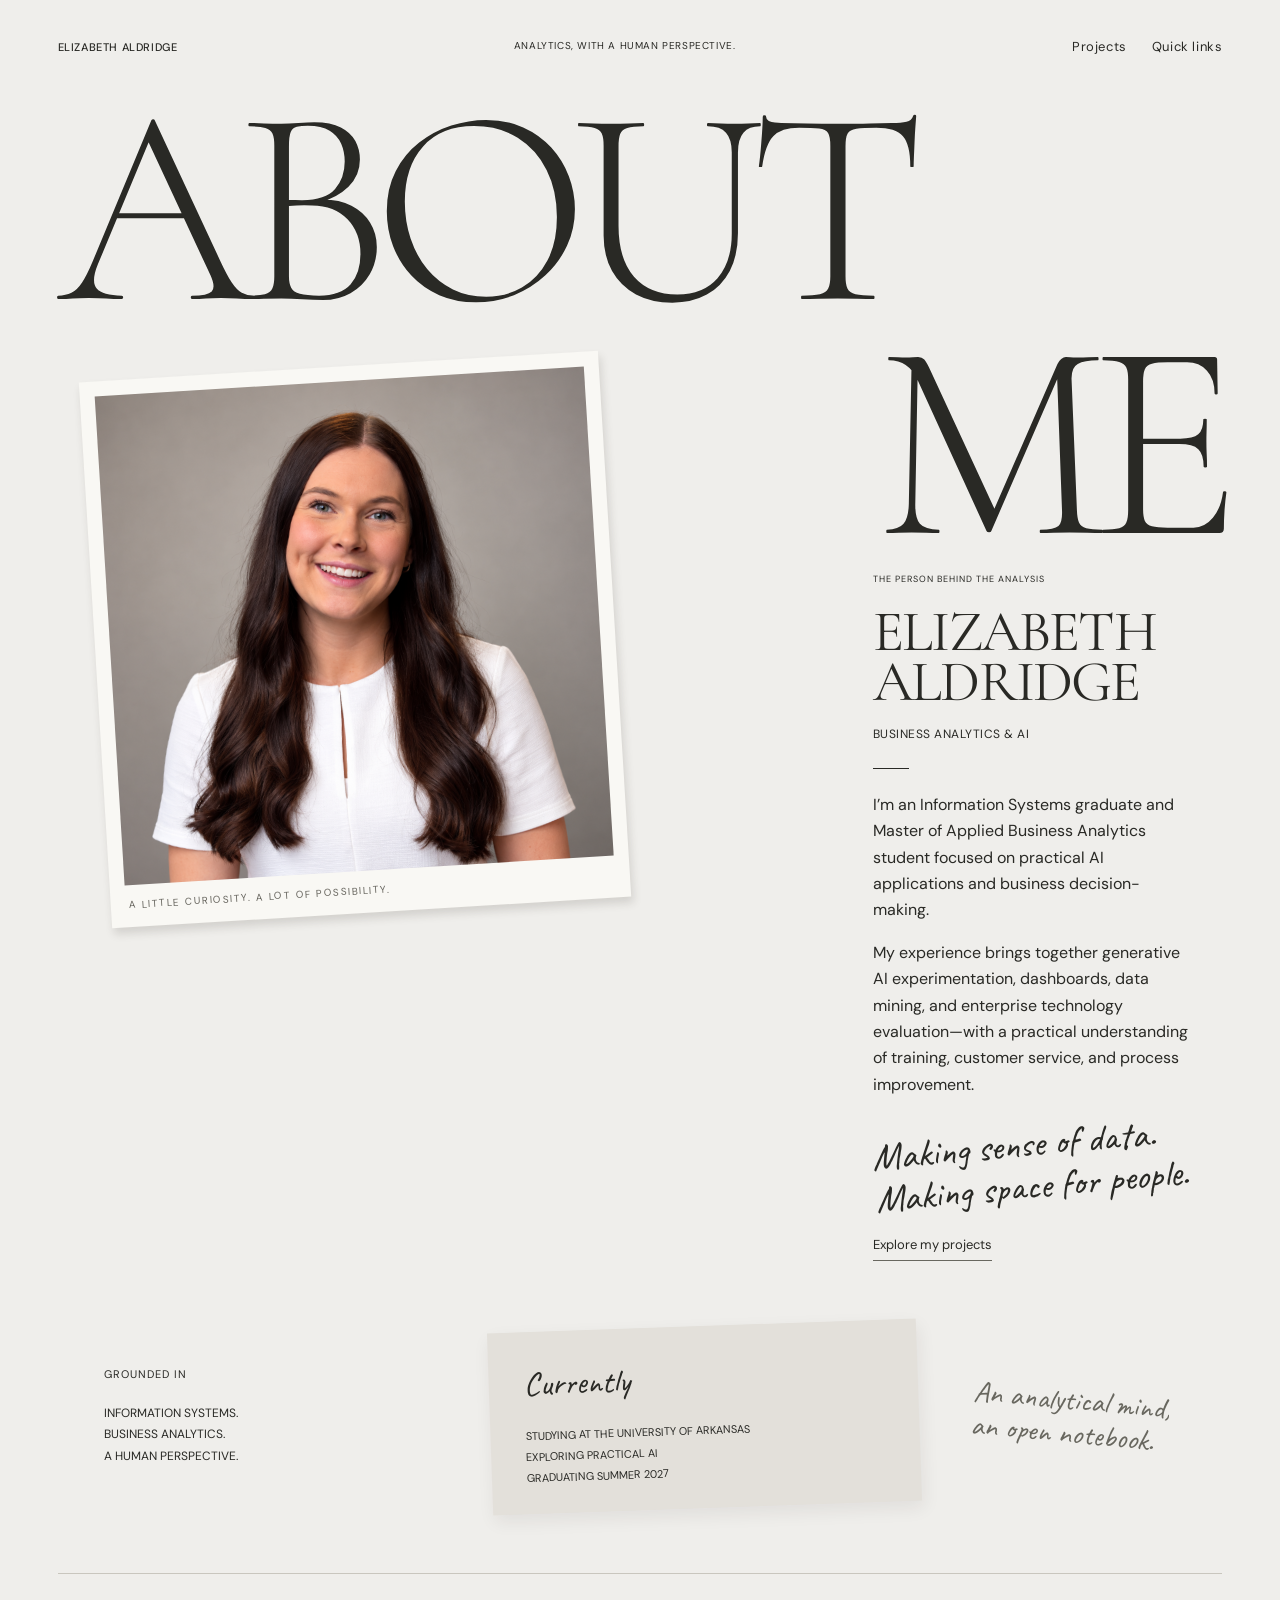
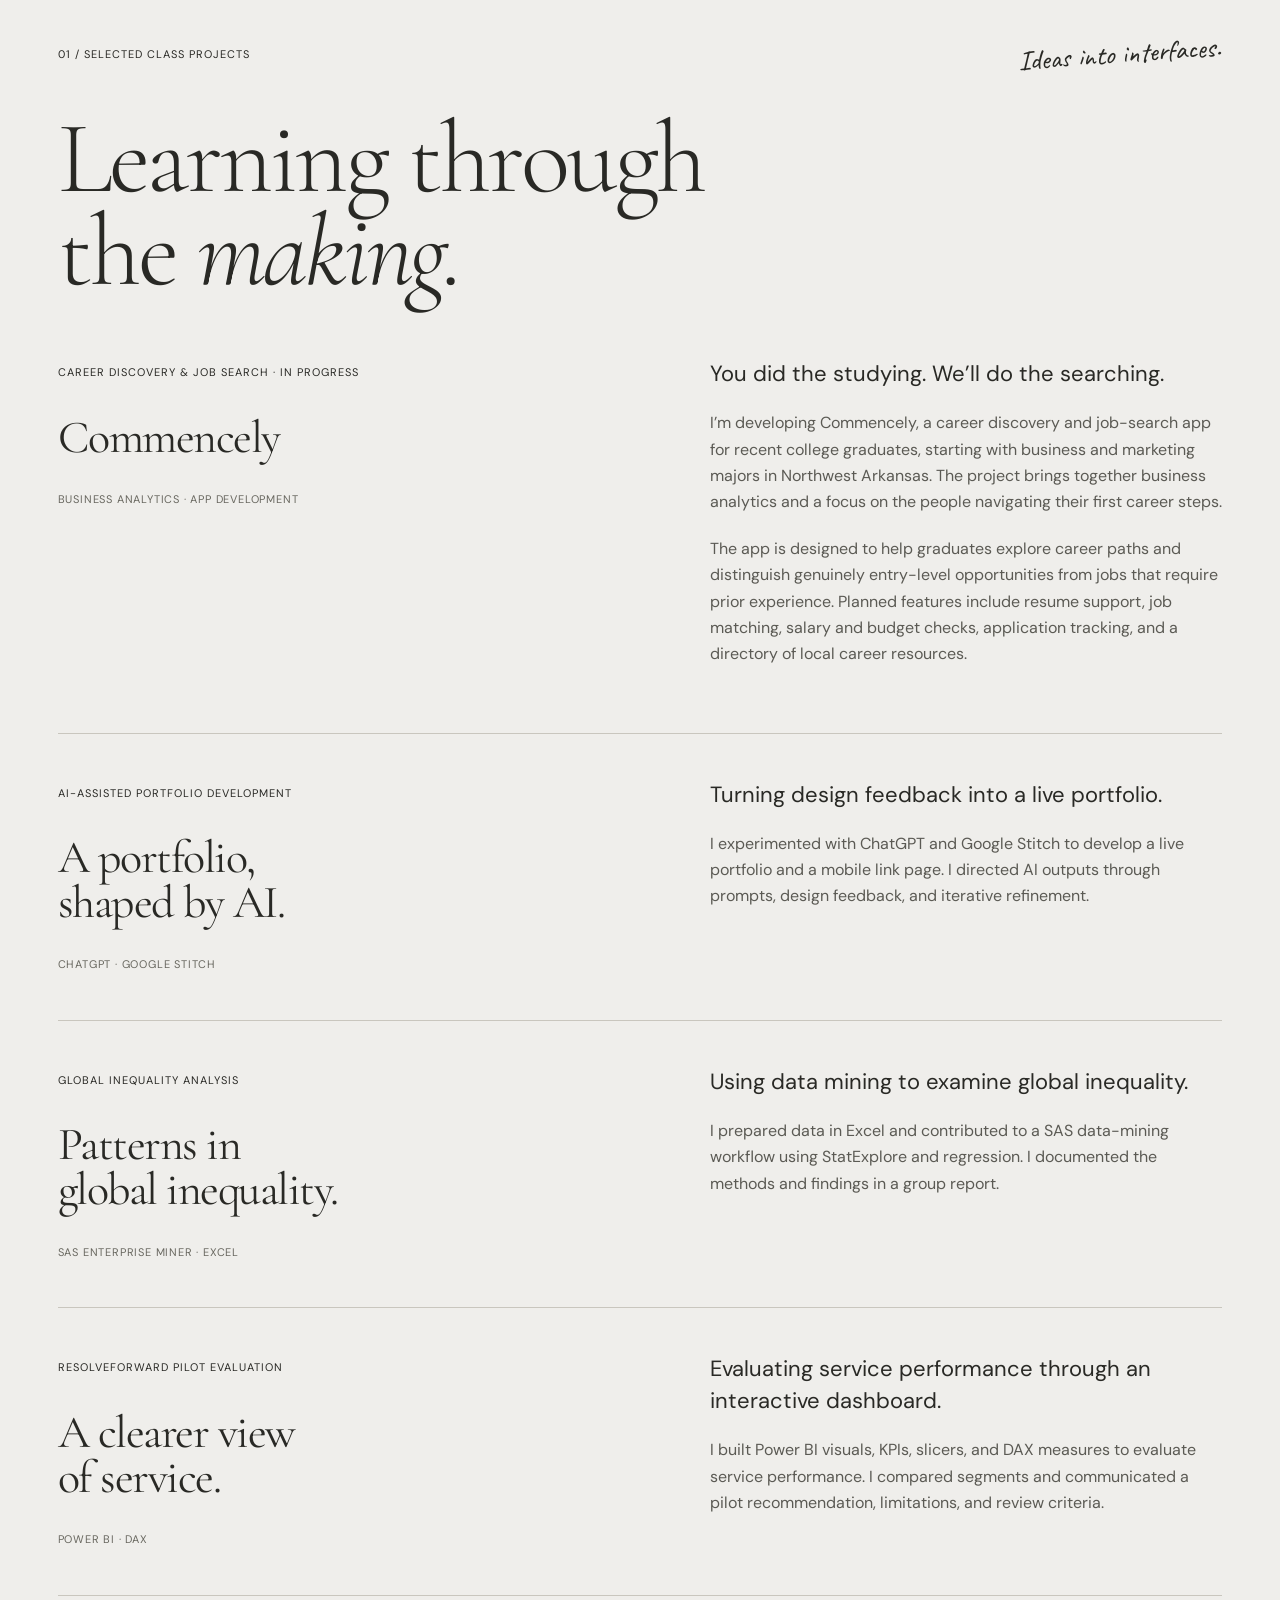
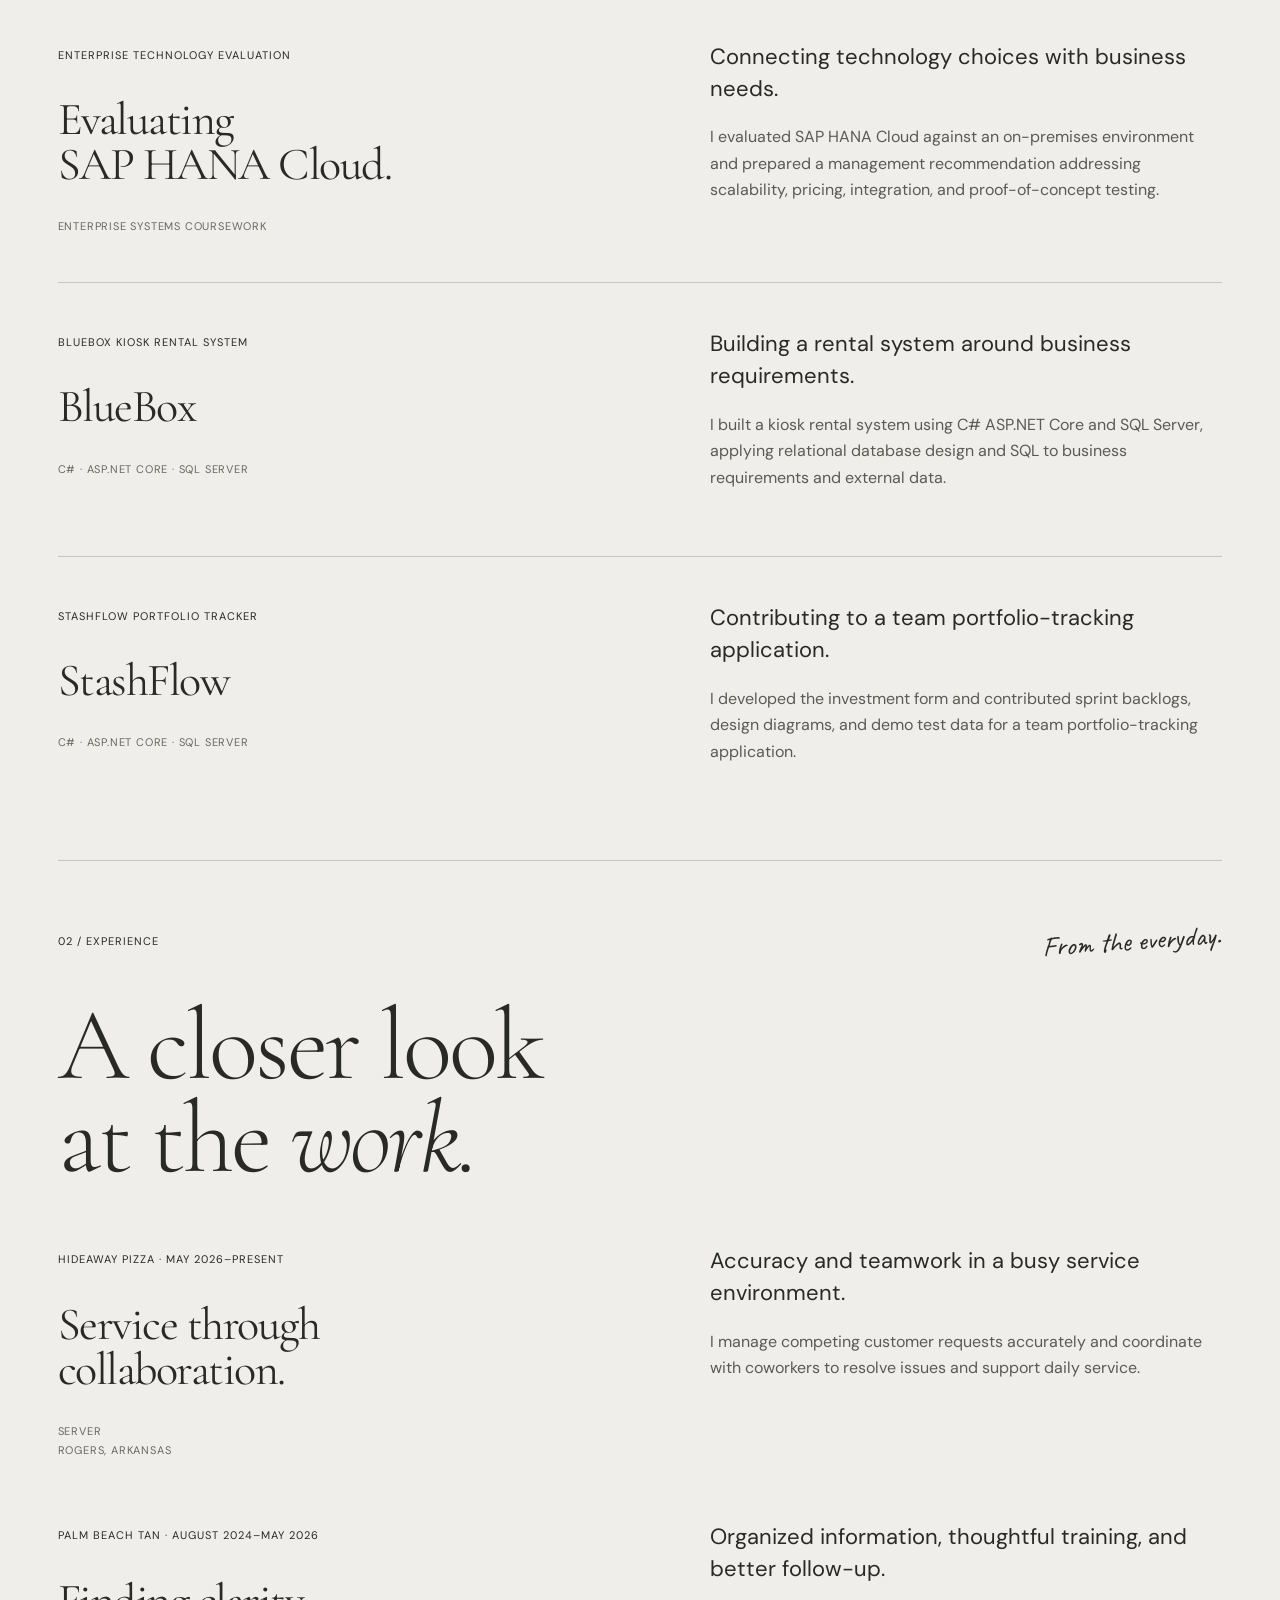
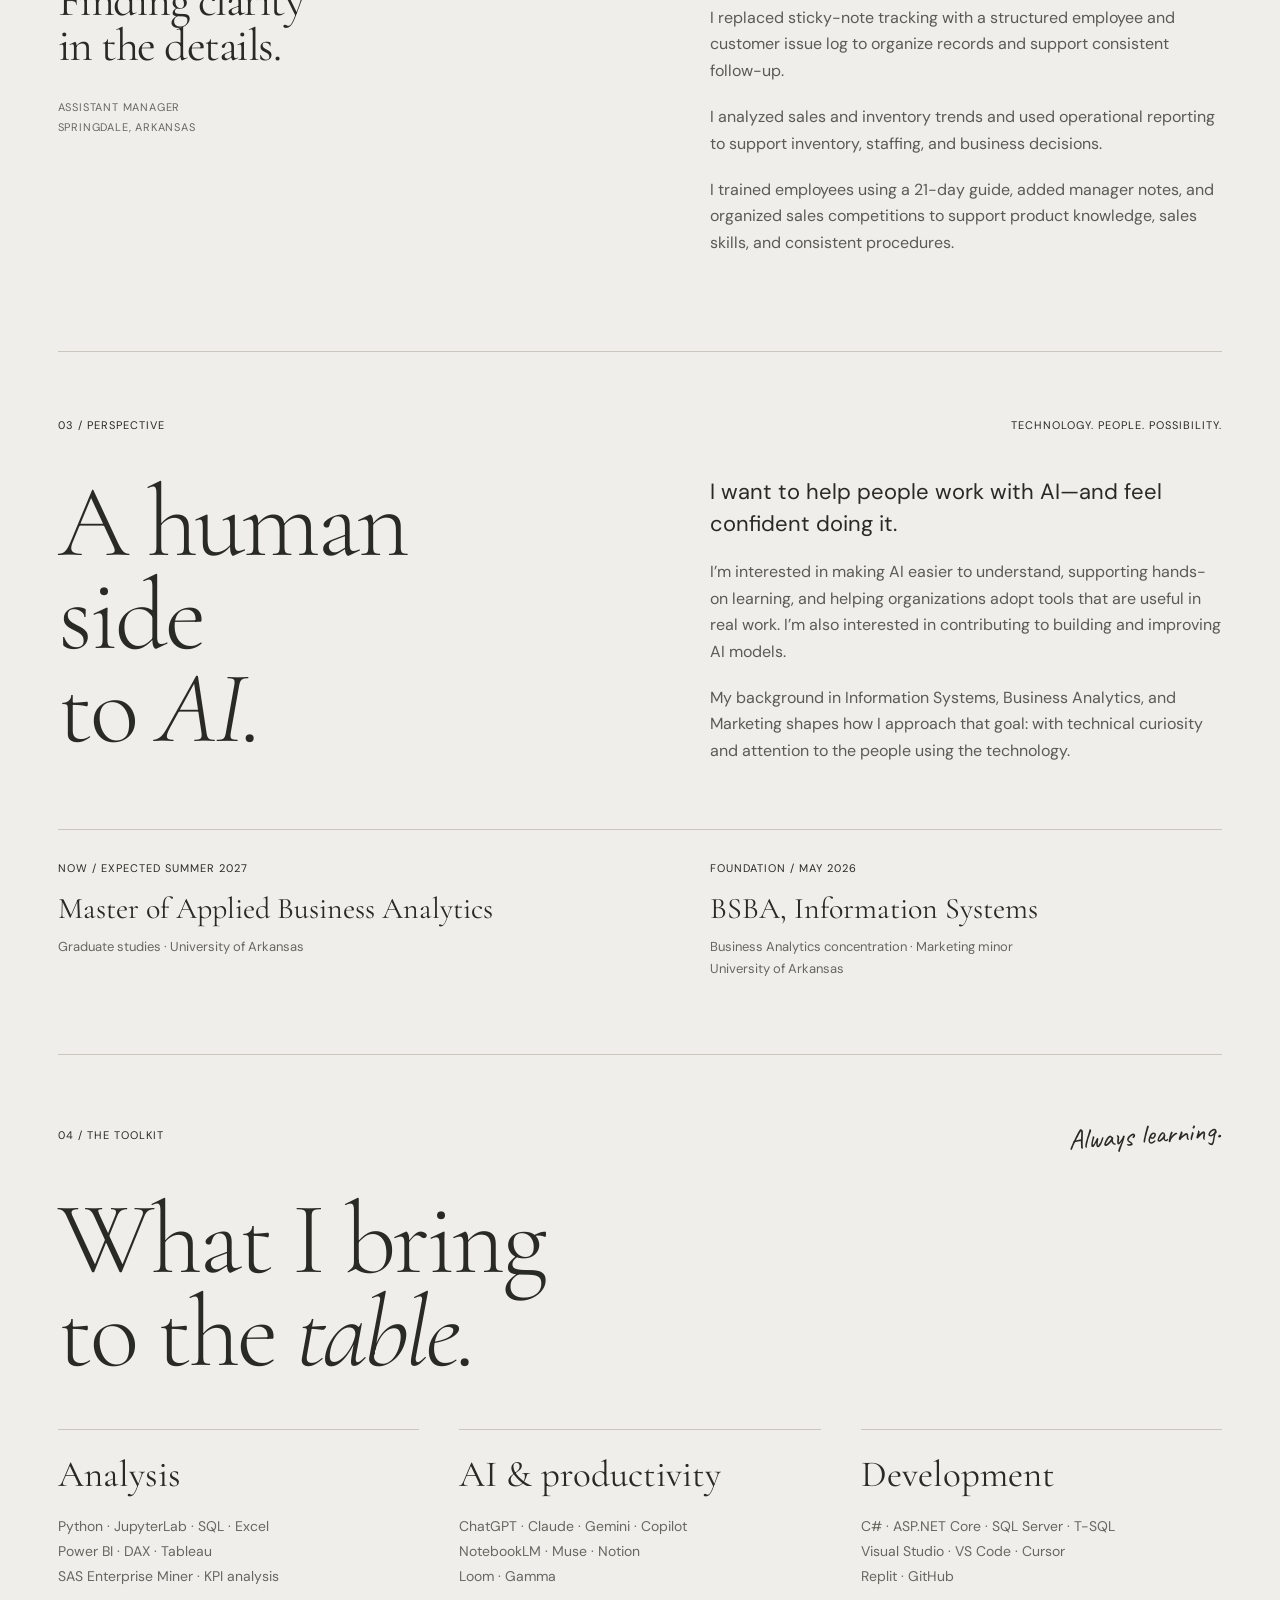
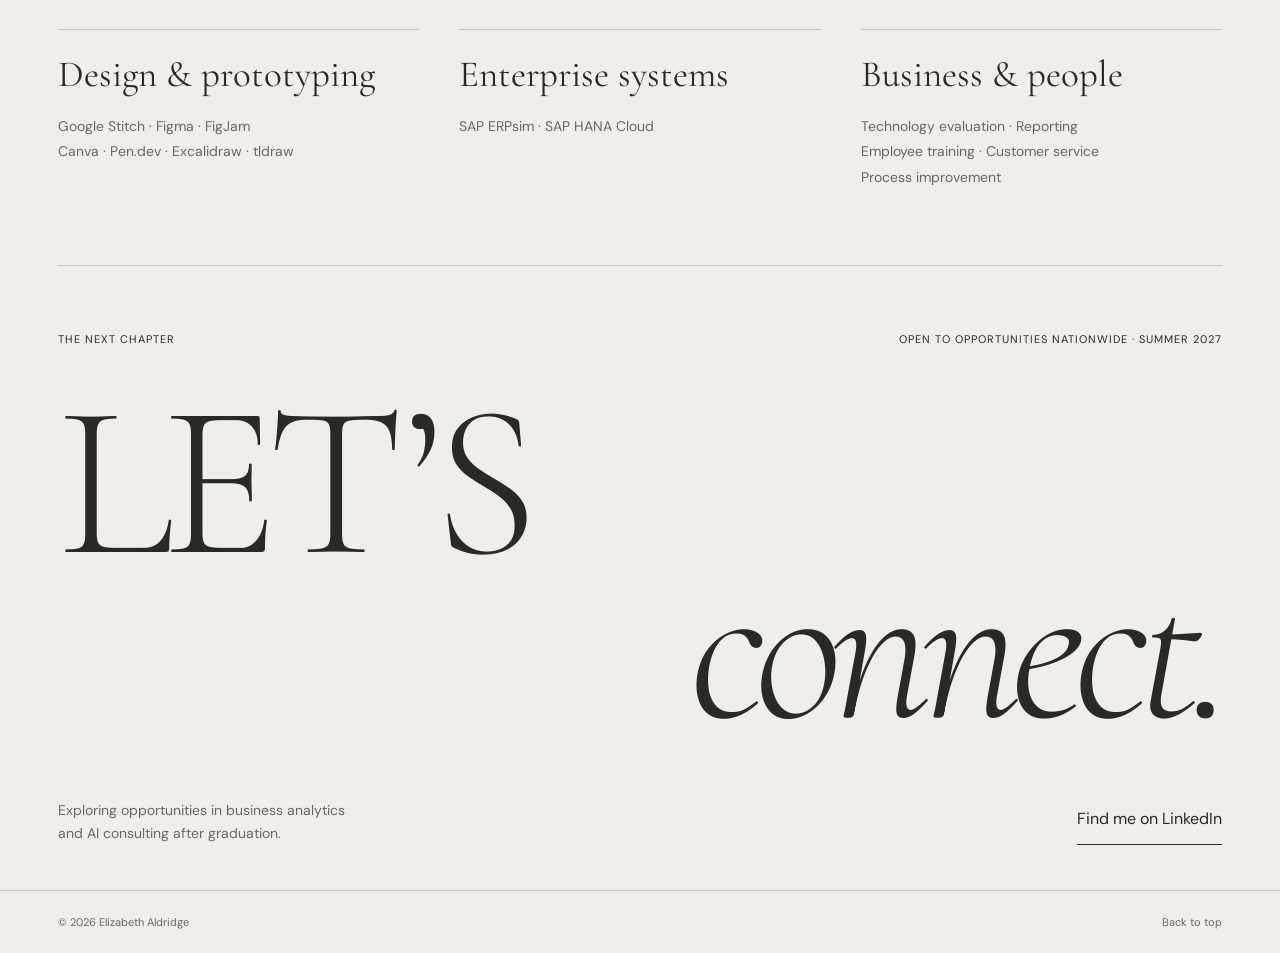
<file: index.html>
<!doctype html><html lang="en"><head><meta charset="UTF-8"><meta name="viewport" content="width=device-width,initial-scale=1"><title>Elizabeth Aldridge — A human perspective on analytics</title><meta name="description" content="Elizabeth Aldridge. Business analytics, human-centered AI, and a little curiosity. University of Arkansas, graduating Summer 2027."><link rel="stylesheet" href="style.css"></head><body><a class="skip" href="#main">Skip to content</a><header><a href="#" class="wordmark">ELIZABETH ALDRIDGE</a><span class="header-note">ANALYTICS, WITH A HUMAN PERSPECTIVE.</span><nav aria-label="Main navigation"><a href="#projects">Projects</a><a href="links.html">Quick links</a></nav></header><main id="main"><section class="opening" id="about"><h1><span>ABOUT</span><span>ME</span></h1><div class="intro-grid"><figure class="photo"><img src="headshot.png" alt="Professional headshot of Elizabeth Aldridge" width="1254" height="1254" fetchpriority="high" decoding="async"><figcaption>A LITTLE CURIOSITY. A LOT OF POSSIBILITY.</figcaption></figure><div class="bio"><p class="small">THE PERSON BEHIND THE ANALYSIS</p><h2>ELIZABETH<br>ALDRIDGE</h2><p class="role-label">BUSINESS ANALYTICS & AI</p><div class="rule"></div><p>I’m an Information Systems graduate and Master of Applied Business Analytics student focused on practical AI applications and business decision-making.</p><p>My experience brings together generative AI experimentation, dashboards, data mining, and enterprise technology evaluation—with a practical understanding of training, customer service, and process improvement.</p><p class="handwritten">Making sense of data.<br>Making space for people.</p><a class="text-link" href="#projects">Explore my projects</a></div></div><div class="notes-row"><div class="inspired"><p class="small">GROUNDED IN</p><p>INFORMATION SYSTEMS.<br>BUSINESS ANALYTICS.<br>A HUMAN PERSPECTIVE.</p></div><aside class="paper-note"><h3>Currently</h3><p>STUDYING AT THE UNIVERSITY OF ARKANSAS<br>EXPLORING PRACTICAL AI<br>GRADUATING SUMMER 2027</p></aside><p class="margin-note">An analytical mind,<br>an open notebook.</p></div></section><section class="projects section" id="projects"><div class="section-top"><p class="small">01 / SELECTED CLASS PROJECTS</p><span class="handwritten">Ideas into interfaces.</span></div><h2 class="section-title">Learning through<br>the <em>making.</em></h2><article class="work-grid"><div class="work-heading"><span class="small">CAREER DISCOVERY &amp; JOB SEARCH · IN PROGRESS</span><h3>Commencely</h3><p class="caption">BUSINESS ANALYTICS · APP DEVELOPMENT</p></div><div class="work-copy"><p class="lead">You did the studying. We’ll do the searching.</p><p>I’m developing Commencely, a career discovery and job-search app for recent college graduates, starting with business and marketing majors in Northwest Arkansas. The project brings together business analytics and a focus on the people navigating their first career steps.</p><p>The app is designed to help graduates explore career paths and distinguish genuinely entry-level opportunities from jobs that require prior experience. Planned features include resume support, job matching, salary and budget checks, application tracking, and a directory of local career resources.</p></div></article><article class="work-grid"><div class="work-heading"><span class="small">AI-ASSISTED PORTFOLIO DEVELOPMENT</span><h3>A portfolio,<br>shaped by AI.</h3><p class="caption">CHATGPT · GOOGLE STITCH</p></div><div class="work-copy"><p class="lead">Turning design feedback into a live portfolio.</p><p>I experimented with ChatGPT and Google Stitch to develop a live portfolio and a mobile link page. I directed AI outputs through prompts, design feedback, and iterative refinement.</p></div></article><article class="work-grid"><div class="work-heading"><span class="small">GLOBAL INEQUALITY ANALYSIS</span><h3>Patterns in<br>global inequality.</h3><p class="caption">SAS ENTERPRISE MINER · EXCEL</p></div><div class="work-copy"><p class="lead">Using data mining to examine global inequality.</p><p>I prepared data in Excel and contributed to a SAS data-mining workflow using StatExplore and regression. I documented the methods and findings in a group report.</p></div></article><article class="work-grid"><div class="work-heading"><span class="small">RESOLVEFORWARD PILOT EVALUATION</span><h3>A clearer view<br>of service.</h3><p class="caption">POWER BI · DAX</p></div><div class="work-copy"><p class="lead">Evaluating service performance through an interactive dashboard.</p><p>I built Power BI visuals, KPIs, slicers, and DAX measures to evaluate service performance. I compared segments and communicated a pilot recommendation, limitations, and review criteria.</p></div></article><article class="work-grid"><div class="work-heading"><span class="small">ENTERPRISE TECHNOLOGY EVALUATION</span><h3>Evaluating<br>SAP HANA Cloud.</h3><p class="caption">ENTERPRISE SYSTEMS COURSEWORK</p></div><div class="work-copy"><p class="lead">Connecting technology choices with business needs.</p><p>I evaluated SAP HANA Cloud against an on-premises environment and prepared a management recommendation addressing scalability, pricing, integration, and proof-of-concept testing.</p></div></article><article class="work-grid"><div class="work-heading"><span class="small">BLUEBOX KIOSK RENTAL SYSTEM</span><h3>BlueBox</h3><p class="caption">C# · ASP.NET CORE · SQL SERVER</p></div><div class="work-copy"><p class="lead">Building a rental system around business requirements.</p><p>I built a kiosk rental system using C# ASP.NET Core and SQL Server, applying relational database design and SQL to business requirements and external data.</p></div></article><article class="work-grid"><div class="work-heading"><span class="small">STASHFLOW PORTFOLIO TRACKER</span><h3>StashFlow</h3><p class="caption">C# · ASP.NET CORE · SQL SERVER</p></div><div class="work-copy"><p class="lead">Contributing to a team portfolio-tracking application.</p><p>I developed the investment form and contributed sprint backlogs, design diagrams, and demo test data for a team portfolio-tracking application.</p></div></article></section><section class="experience section" id="experience"><div class="section-top"><p class="small">02 / EXPERIENCE</p><span class="handwritten">From the everyday.</span></div><h2 class="section-title">A closer look<br>at the <em>work.</em></h2><div class="work-grid"><div class="work-heading"><span class="small">HIDEAWAY PIZZA · MAY 2026–PRESENT</span><h3>Service through<br>collaboration.</h3><p class="caption">SERVER<br>ROGERS, ARKANSAS</p></div><div class="work-copy"><p class="lead">Accuracy and teamwork in a busy service environment.</p><p>I manage competing customer requests accurately and coordinate with coworkers to resolve issues and support daily service.</p></div></div><div class="work-grid"><div class="work-heading"><span class="small">PALM BEACH TAN · AUGUST 2024–MAY 2026</span><h3>Finding clarity<br>in the details.</h3><p class="caption">ASSISTANT MANAGER<br>SPRINGDALE, ARKANSAS</p></div><div class="work-copy"><p class="lead">Organized information, thoughtful training, and better follow-up.</p><p>I replaced sticky-note tracking with a structured employee and customer issue log to organize records and support consistent follow-up.</p><p>I analyzed sales and inventory trends and used operational reporting to support inventory, staffing, and business decisions.</p><p>I trained employees using a 21-day guide, added manager notes, and organized sales competitions to support product knowledge, sales skills, and consistent procedures.</p></div></div></section><section class="perspective section"><div class="section-top"><p class="small">03 / PERSPECTIVE</p><span class="small">TECHNOLOGY. PEOPLE. POSSIBILITY.</span></div><div class="perspective-grid"><h2 class="section-title">A human side<br>to <em>AI.</em></h2><div><p class="lead">I want to help people work with AI—and feel confident doing it.</p><p>I’m interested in making AI easier to understand, supporting hands-on learning, and helping organizations adopt tools that are useful in real work. I’m also interested in contributing to building and improving AI models.</p><p>My background in Information Systems, Business Analytics, and Marketing shapes how I approach that goal: with technical curiosity and attention to the people using the technology.</p></div></div><div class="education"><div><p class="small">NOW / EXPECTED SUMMER 2027</p><h3>Master of Applied Business Analytics</h3><p>Graduate studies · University of Arkansas</p></div><div><p class="small">FOUNDATION / MAY 2026</p><h3>BSBA, Information Systems</h3><p>Business Analytics concentration · Marketing minor<br>University of Arkansas</p></div></div></section><section class="toolkit section"><div class="section-top"><p class="small">04 / THE TOOLKIT</p><span class="handwritten">Always learning.</span></div><h2 class="section-title">What I bring<br>to the <em>table.</em></h2><div class="skills"><article><h3>Analysis</h3><p>Python · JupyterLab · SQL · Excel<br>Power BI · DAX · Tableau<br>SAS Enterprise Miner · KPI analysis</p></article><article><h3>AI & productivity</h3><p>ChatGPT · Claude · Gemini · Copilot<br>NotebookLM · Muse · Notion<br>Loom · Gamma</p></article><article><h3>Development</h3><p>C# · ASP.NET Core · SQL Server · T-SQL<br>Visual Studio · VS Code · Cursor<br>Replit · GitHub</p></article><article><h3>Design & prototyping</h3><p>Google Stitch · Figma · FigJam<br>Canva · Pen.dev · Excalidraw · tldraw</p></article><article><h3>Enterprise systems</h3><p>SAP ERPsim · SAP HANA Cloud</p></article><article><h3>Business & people</h3><p>Technology evaluation · Reporting<br>Employee training · Customer service<br>Process improvement</p></article></div></section><section class="contact section" id="contact"><div class="section-top"><p class="small">THE NEXT CHAPTER</p><span class="small">OPEN TO OPPORTUNITIES NATIONWIDE · SUMMER 2027</span></div><h2>LET’S<br><em>connect.</em></h2><div class="contact-bottom"><p>Exploring opportunities in business analytics<br>and AI consulting after graduation.</p><a href="https://www.linkedin.com/in/elizabeth-aldridge-2256142a5" target="_blank" rel="noopener noreferrer" class="contact-link">Find me on LinkedIn</a></div></section></main><footer><span>© 2026 Elizabeth Aldridge</span><a href="#">Back to top</a></footer></body></html>
</file>
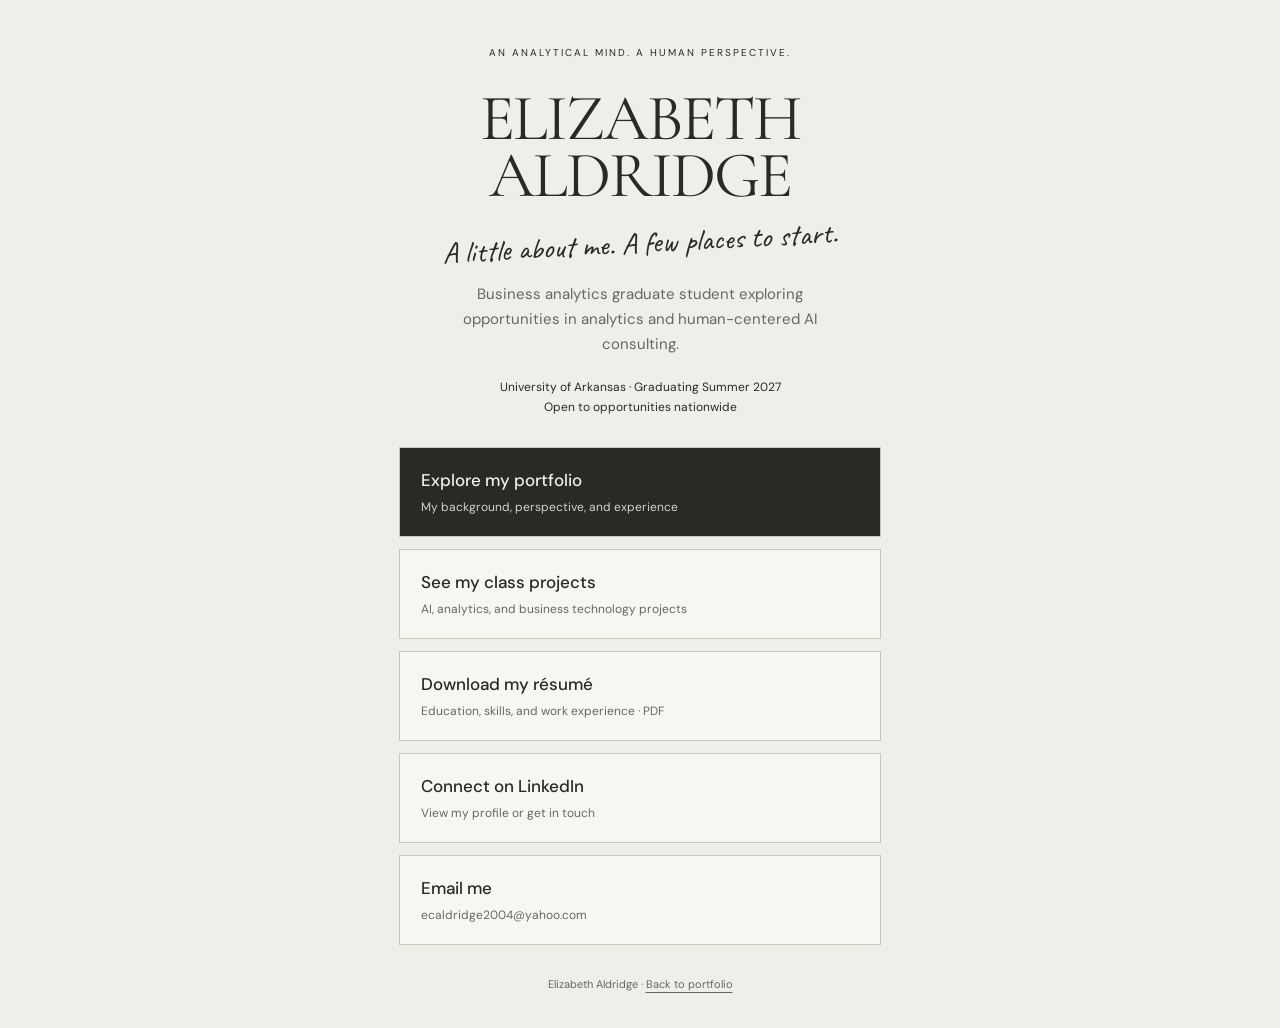
<file: links.html>
<!doctype html><html lang="en"><head><meta charset="UTF-8"><meta name="viewport" content="width=device-width,initial-scale=1"><title>Elizabeth Aldridge — Links</title><meta name="description" content="Meet Elizabeth Aldridge: business analytics graduate student exploring analytics and AI consulting. Portfolio, projects, résumé and contact."><link rel="stylesheet" href="style.css"><style>
body{min-height:100vh}.links-page{max-width:530px;margin:auto;padding:45px 24px 35px;text-align:center}.links-label{font-size:10px;letter-spacing:2px;margin-bottom:28px}.links-name{font:400 clamp(48px,12vw,65px)/.88 'Cormorant Garamond',Georgia,serif;letter-spacing:-2px}.links-note{font:400 30px/1.15 Caveat,cursive;margin:22px 0;transform:rotate(-3deg)}.links-intro{font-size:15px;line-height:1.65;max-width:360px;margin:0 auto;color:var(--muted)}.links-availability{font-size:12px;line-height:1.7;margin:20px 0 30px}.link-list{display:grid;gap:12px;text-align:left}.link-item{display:block;border:1px solid var(--line);padding:18px 21px;background:#f7f6f2;transition:background .15s,transform .15s}.link-item:hover{background:#e4e0d8;transform:translateY(-2px)}.link-item strong{display:block;font-weight:500;font-size:17px}.link-item span{display:block;font-size:12px;margin-top:4px;color:var(--muted)}.link-item.primary{background:var(--ink);color:var(--paper)}.link-item.primary span{color:#d5d2ca}.link-item.primary:hover{background:#46443d}.links-footer{font-size:11px;color:var(--muted);margin-top:30px}.links-footer a{text-decoration:underline;text-underline-offset:4px}@media(prefers-reduced-motion:reduce){.link-item{transition:none}}
</style></head><body><main class="links-page"><p class="links-label">AN ANALYTICAL MIND. A HUMAN PERSPECTIVE.</p><h1 class="links-name" style="padding:0;pointer-events:auto">ELIZABETH<br>ALDRIDGE</h1><p class="links-note">A little about me. A few places to start.</p><p class="links-intro">Business analytics graduate student exploring opportunities in analytics and human-centered AI consulting.</p><p class="links-availability">University of Arkansas · Graduating Summer 2027<br>Open to opportunities nationwide</p><nav class="link-list" aria-label="Elizabeth’s links"><a class="link-item primary" href="index.html"><strong>Explore my portfolio</strong><span>My background, perspective, and experience</span></a><a class="link-item" href="index.html#projects"><strong>See my class projects</strong><span>AI, analytics, and business technology projects</span></a><a class="link-item" href="resume.pdf" download="Elizabeth-Aldridge-Resume.pdf"><strong>Download my résumé</strong><span>Education, skills, and work experience · PDF</span></a><a class="link-item" href="https://www.linkedin.com/in/elizabeth-aldridge-2256142a5" target="_blank" rel="noopener noreferrer"><strong>Connect on LinkedIn</strong><span>View my profile or get in touch</span></a><a class="link-item" href="mailto:ecaldridge2004@yahoo.com"><strong>Email me</strong><span>ecaldridge2004@yahoo.com</span></a></nav><p class="links-footer">Elizabeth Aldridge · <a href="index.html">Back to portfolio</a></p></main></body></html>
</file>
<file: style.css>
@import url('https://fonts.googleapis.com/css2?family=Cormorant+Garamond:ital,wght@0,300;0,400;0,500;1,300;1,400&family=DM+Sans:wght@400;500;600&family=Caveat:wght@400;500&display=swap');
:root{--paper:#efeeeb;--ink:#292925;--muted:#68675f;--line:#c9c6be}*{box-sizing:border-box}html{scroll-behavior:smooth;scroll-padding-top:30px}body{margin:0;background:var(--paper);color:var(--ink);font:16px/1.65 'DM Sans',Arial,sans-serif}a{color:inherit;text-decoration:none}p,h1,h2,h3,figure{margin:0}a:focus-visible,summary:focus-visible{outline:2px solid #776146;outline-offset:6px}header{max-width:1440px;margin:auto;display:flex;justify-content:space-between;align-items:center;gap:25px;padding:36px 4.5% 25px;font-size:11px;letter-spacing:.6px}nav{display:flex;gap:25px;font-size:13px}.wordmark{font-weight:500}.header-note{font-size:10px}main{max-width:1440px;margin:auto}.opening{padding:0 4.5% 65px;position:relative}h1{font-family:'Cormorant Garamond',Georgia,serif;font-weight:300;font-size:clamp(100px,22vw,305px);line-height:.78;letter-spacing:-.065em;padding-top:18px;position:relative;z-index:2;pointer-events:none}h1 span:first-child{display:block}h1 span:last-child{display:block;text-align:right;margin-top:14px}.intro-grid{display:grid;grid-template-columns:64% 1fr;gap:6%;margin-top:-17%;position:relative;align-items:start}.photo{padding:15px 15px 0;background:#f9f8f4;box-shadow:2px 6px 8px #332d2626;transform:rotate(-3.5deg);margin:10px 0 0 6px;position:relative}.photo img{display:block;width:100%;aspect-ratio:4/4.75;object-fit:cover}.photo figcaption{font-size:10px;letter-spacing:1.5px;padding:12px 3px 13px;color:#66645d}.bio{padding-top:clamp(155px,17vw,245px)}.bio .small{font-size:9px;letter-spacing:1px;margin-bottom:20px}.bio h2{font-family:'Cormorant Garamond',Georgia,serif;font-weight:400;font-size:clamp(35px,4.5vw,68px);line-height:.87;letter-spacing:-1.8px}.role-label{font-size:12px;margin-top:18px;letter-spacing:.5px}.rule{width:36px;height:1px;background:var(--ink);margin:23px 0}.bio>p:not(.small):not(.role-label):not(.handwritten){font-size:16px;line-height:1.65;margin-bottom:16px;max-width:320px}.handwritten{font-family:Caveat,cursive;font-size:32px;line-height:1.1;font-weight:400}.bio .handwritten{margin:24px 0;transform:rotate(-5deg);font-size:clamp(27px,3vw,43px)}.text-link{display:inline-block;border-bottom:1px solid var(--muted);font-size:13px;padding-bottom:5px}.notes-row{display:grid;grid-template-columns:31% 40% 1fr;gap:5%;padding:65px 4% 0;align-items:center}.small{font-size:11px;letter-spacing:1px;line-height:1.5}.inspired>p:last-child{font-size:12px;margin-top:20px;line-height:1.8}.paper-note{background:#e3e0da;box-shadow:2px 7px 18px #29231a12;padding:25px 35px;transform:rotate(-2deg)}.paper-note h3{font-family:Caveat,cursive;font-size:33px;font-weight:400;margin-bottom:15px}.paper-note p{font-size:11px;line-height:1.9}.margin-note{font-family:Caveat,cursive;font-size:30px;line-height:1.1;transform:rotate(5deg);color:#68675f}.section{margin:0 4.5%;padding:65px 0 75px;border-top:1px solid var(--line)}.section-top{display:flex;justify-content:space-between;gap:25px;align-items:center;margin-bottom:42px}.section-top>.handwritten{font-size:28px;transform:rotate(-4deg)}.section-title{font-family:'Cormorant Garamond',Georgia,serif;font-size:clamp(58px,8vw,110px);font-weight:300;line-height:.91;letter-spacing:-3px}.section-title em{font-weight:300}.work-grid{display:grid;grid-template-columns:1fr 1fr;gap:12%;margin-top:60px}.work-heading h3{font:400 46px/.98 'Cormorant Garamond',Georgia,serif;letter-spacing:-1.5px;margin:30px 0}.caption{font-size:11px;color:var(--muted);line-height:1.8;letter-spacing:.8px}.work-copy>p,.perspective-grid>div>p{margin-bottom:20px;color:#5b5a54}.lead{font-size:22px;color:var(--ink)!important;line-height:1.45}details{border-top:1px solid var(--line);margin-top:25px}summary{cursor:pointer;padding:17px 0;font-size:14px;list-style-position:inside}details p{color:var(--muted);font-size:15px}h4{font-weight:500;margin:20px 0 8px}.perspective-grid{display:grid;grid-template-columns:1fr 1fr;gap:12%}.education{display:grid;grid-template-columns:1fr 1fr;gap:12%;border-top:1px solid var(--line);margin-top:45px;padding-top:30px}.education h3{font:400 30px/1.15 'Cormorant Garamond',Georgia,serif;margin:15px 0 10px}.education>div>p:last-child{font-size:13px;color:var(--muted)}.skills{display:grid;grid-template-columns:repeat(3,1fr);gap:40px;margin-top:50px}.skills article{border-top:1px solid var(--line);padding-top:25px}.skills h3{font:400 37px/1.1 'Cormorant Garamond',Georgia,serif;margin-bottom:18px}.skills p{font-size:14px;line-height:1.8;color:var(--muted)}.contact{padding-bottom:45px}.contact h2{font:300 clamp(90px,17vw,230px)/.7 'Cormorant Garamond',Georgia,serif;letter-spacing:-.05em;margin:60px 0}.contact h2 em{font-weight:300;display:block;text-align:right;line-height:.8}.contact-bottom{display:flex;justify-content:space-between;align-items:end;gap:25px}.contact-bottom p{font-size:14px;color:var(--muted)}.contact-link{padding:12px 0;border-bottom:1px solid var(--ink);font-size:16px}.contact-link:hover,.text-link:hover{color:#8a7257}footer{border-top:1px solid var(--line);max-width:1310px;margin:auto;padding:22px 4.5%;display:flex;justify-content:space-between;font-size:11px;color:var(--muted)}.skip{position:absolute;top:-80px;left:20px;background:white;padding:12px;z-index:10}.skip:focus{top:10px}@media(min-width:1500px){h1{font-size:305px}}@media(max-width:850px){.header-note{display:none}.bio .small{display:none}.intro-grid{gap:5%}.bio>p:not(.small):not(.role-label):not(.handwritten){font-size:14px}.role-label{font-size:10px}.rule{margin:18px 0}.bio .handwritten{font-size:26px}.notes-row{padding:45px 1% 0;grid-template-columns:40% 55%;gap:5%}.margin-note{display:none}.paper-note{padding:22px}.section{padding:50px 0}.section-title{font-size:70px}.work-grid,.perspective-grid{gap:7%}.work-heading h3{font-size:38px}}@media(max-width:570px){header{padding:23px 6% 18px;font-size:10px}nav{font-size:12px;gap:17px}.opening{padding:0 6% 45px}h1{font-size:24vw;padding-top:16px;line-height:.84}h1 span:last-child{margin-top:0}.intro-grid{grid-template-columns:1fr;margin-top:-15%;gap:35px}.photo{width:70%;margin-left:3px;padding:8px 8px 0;transform:rotate(-4deg)}.photo img{aspect-ratio:4/5}.photo figcaption{font-size:8px;padding:8px 0;letter-spacing:.5px}.bio{padding-top:0;display:block}.bio h2{font-size:57px;line-height:.91}.bio .small{display:block;margin-bottom:18px}.bio>p:not(.small):not(.role-label):not(.handwritten){font-size:16px;max-width:none}.role-label{font-size:12px}.bio .handwritten{font-size:34px;margin:26px 0 30px}.notes-row{padding-top:38px;display:block}.inspired{display:none}.paper-note{padding:25px 28px;transform:rotate(-2deg)}.paper-note p{font-size:11px}.section{margin:0 6%;padding:42px 0}.section-top{margin-bottom:30px;align-items:start}.section-top>.small:last-child{max-width:165px;text-align:right;font-size:9px}.section-top>.handwritten{font-size:24px}.section-title{font-size:66px;letter-spacing:-2.5px}.work-grid,.perspective-grid,.education{grid-template-columns:1fr;gap:30px}.work-grid{margin-top:35px}.work-heading h3{margin:20px 0}.work-copy .lead{font-size:21px}.perspective-grid{gap:32px}.education{margin-top:28px}.skills{grid-template-columns:1fr;gap:25px;margin-top:35px}.skills h3{margin-bottom:10px}.contact h2{font-size:26vw;margin:40px 0}.contact-bottom{flex-direction:column;align-items:start}.contact-bottom p{font-size:14px}footer{padding:20px 6%;font-size:10px}}@media(prefers-reduced-motion:reduce){html{scroll-behavior:auto}}

.projects .work-grid+.work-grid{border-top:1px solid var(--line);padding-top:45px;margin-top:45px}

/* Keep the portrait centered within the existing editorial photo frame. */
.photo img{object-position:50% 50%}

/* A more compact portrait, with the introduction kept in place. */
.photo{width:78%;margin-left:5%}
@media(max-width:570px){.photo{width:58%;margin-left:3px}}

/* Square portrait on desktop and mobile. */
.photo img{aspect-ratio:1 / 1;object-fit:cover}

/* Compact square headshot. */
.photo{width:48%;max-width:320px;margin-left:5%}
@media(max-width:570px){.photo{width:44%;max-width:160px;margin-left:3px}}

/* Half-size square portrait; reset the intrinsic image height. */
.photo{width:640px;max-width:95%;margin-left:5%}
.photo img{width:100%;height:auto;aspect-ratio:1 / 1;object-fit:cover}
@media(max-width:570px){.photo{width:300px;max-width:95%;margin-left:3px}}


/* Medium square headshot */
.photo{width:400px;max-width:95%;margin-left:5%}
@media(max-width:570px){.photo{width:200px;max-width:95%;margin-left:3px}}

/* Larger square headshot */
.photo{width:520px;max-width:95%;margin-left:5%}
@media(max-width:570px){.photo{width:260px;max-width:95%;margin-left:3px}}
</file>
